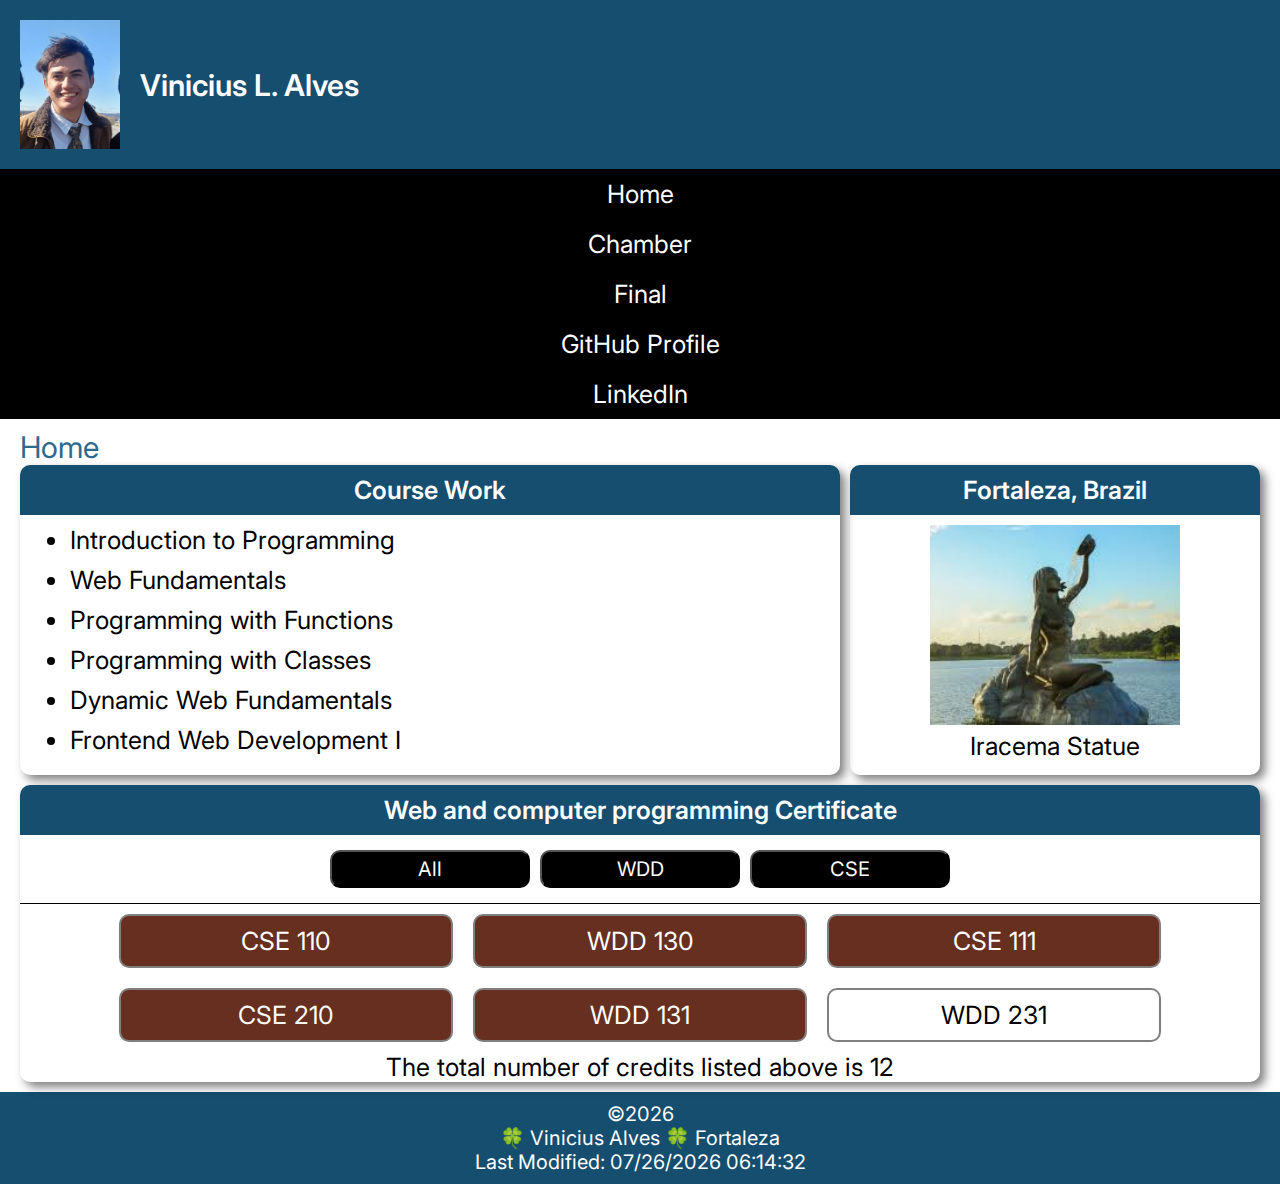
<file: index.html>
<!DOCTYPE html>
<html lang="en">
<head>
   <meta charset="UTF-8">
   <meta name="viewport" content="width=device-width, initial-scale=1.0">
   <title>Course Home Page - Vinicius Alves</title>
   <meta name="description" content="W01 Assignment: Course Home Page">
   <meta name="author" content="Vinicius Alves">
   <link rel="icon" href="./images/favicon.ico">

   <meta property="og:title" content="Course Home Page">
   <meta property="og:description" content="BYU Idaho WDD231 Course Home Page">
   <meta property="og:image" content="https://vicore123.github.io/wdd231/images/iracema.jpeg"/>
   <meta property="og:url" content="https://vicore123.github.io/wdd231/">
   
   <link rel="stylesheet" href="styles/small.css">
   <link rel="stylesheet" href="styles/large.css">
   <script defer src="scripts/navigation_bar.js"></script>
   <script defer src="scripts/getdates.js"></script>
   <script type="module" src="scripts/course_work.mjs"></script>
   <script type="module" src="scripts/display_course_modal.mjs"></script>


   <link rel="preconnect" href="https://fonts.googleapis.com">
   <link rel="preconnect" href="https://fonts.gstatic.com" crossorigin>
   <link href="https://fonts.googleapis.com/css2?family=Inter:ital,opsz,wght@0,14..32,100..900;1,14..32,100..900&display=swap" rel="stylesheet">
</head>
<body>
   <header>
      <div id="profile">
         <h1>Vinicius L. Alves</h1>
         <img src="images/vinicius-alves.jpg" alt="Profile picture">
      </div>
      <button id="menu-btn">☰</button>
      <nav id="menu">
         <ul>
            <li><a href="index.html">Home</a></li>
            <li><a href="chamber/index.html">Chamber</a></li>
            <li><a href="final/index.html">Final</a></li>
            <li><a href="https://github.com/Vicore123">GitHub Profile</a></li>
            <li><a href="https://www.linkedin.com/in/vinicius-alves-83614b303/">LinkedIn</a></li>
         </ul>
      </nav>
   </header>
   <main>
      <h2>Home</h2>
      <section class="window" id="course">
         <h3>Course Work</h3>
         <ul id="course-list"></ul>
      </section>
      <section class="window" id="city">
         <h3>Fortaleza, Brazil</h3>
         <figure>
            <img src="images/iracema.jpeg" alt="">
            <figcaption>Iracema Statue</figcaption>
         </figure>
      </section>
      <section class="window" id="certificate">
         <h3>Web and computer programming Certificate</h3>
         <div id="buttons">
            <button id="list_courses()">All</button>
            <button id="wdd_courses()">WDD</button>
            <button id="cse_courses()">CSE</button>
         </div>
         <div id="course-subject"></div>
         <dialog id="course-details"></dialog>  
      </section>
   </main>
   <footer>
      <p>&copy;<strong id="currentyear"></strong></p>
      <p>🍀 Vinicius Alves 🍀 Fortaleza</p>
      <p><strong id="lastModified"></strong></p>
   </footer>
</body>
</html>
</file>
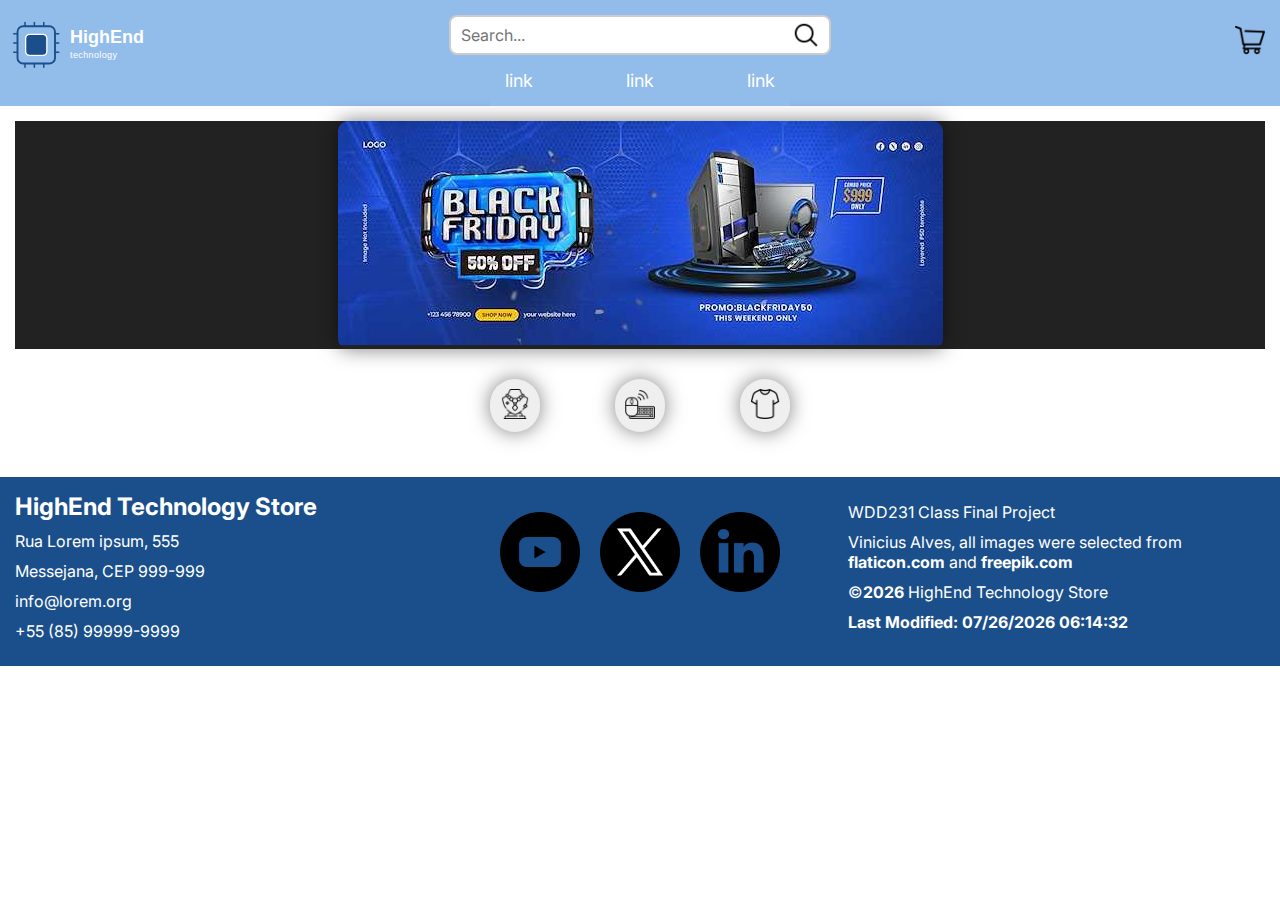
<file: final/index.html>
<!DOCTYPE html>
<html lang="en">
   <head>
      <meta charset="UTF-8" />
      <meta name="viewport" content="width=device-width, initial-scale=1.0" />
      <title>HighEnd Technology - Homepage</title>
      <meta name="description" content="HighEnd Technology Home Page" />
      <meta name="author" content="Vinicius Alves" />

      <meta property="og:title" content="HighEnd Technology - Home Page" />
      <meta property="og:description" content="The easiest way to build or update your setup is at HighEnd Technology" />
      <meta property="og:url" content="https://vicore123.github.io/wdd231/final/index.html" />

      <link rel="preconnect" href="https://fonts.googleapis.com" />
      <link rel="preconnect" href="https://fonts.gstatic.com" crossorigin />
      <link href="https://fonts.googleapis.com/css2?family=Inter:wght@100..900&display=swap" rel="stylesheet" />

      <link rel="stylesheet" href="styles/small.css" />
      <link rel="stylesheet" href="styles/large.css" />

      <script src="./scripts/cart.js" defer></script>
      <script src="./scripts/menu.js" defer></script>
      <script src="./scripts/getdates.js" defer></script>
      <script src="./scripts/banner.js" defer></script>
      <script type="module" src="./scripts/highlights.mjs"></script>
   </head>
   <body>
      <header>
         <div id="header">
            <a href="../final/index.html">
               <img src="images/logo.svg" alt="logo" id="logo" />
            </a>

            <button id="menu-button">☰</button>

            <form action="/">
               <div class="input-container">
                  <input type="text" name="search" placeholder="Search..." />
                  <button type="submit">
                     <img src="images/icons/search.png" alt="search icon" id="search" />
                  </button>
               </div>
            </form>

            <button id="openCartBtn">
               <img src="./images/icons/cart.png" alt="cart" id="cartImg" />
            </button>
         </div>

         <div id="menu">
            <a href="" class="menu-items">link</a>
            <a href="" class="menu-items">link</a>
            <a href="" class="menu-items">link</a>
         </div>
      </header>

      <main>
         <div id="banner-container">
            <div class="banner">
               <img id="banner-img" src="./images/banner1.jpeg" alt="Banner" />
            </div>
         </div>

         <div id="department-links">
            <button class="button" id="jewelery-button">
               <img src="./images/icons/jewelery.png" alt="Jewelery" />
            </button>
            <button class="button" id="eletronics-button">
               <img src="./images/icons/mouse.png" alt="eletronics button" />
            </button>
            <button class="button" id="clothing-button">
               <img src="./images/icons/shirt.png" alt="clothing" />
            </button>
         </div>

         <form action='../final/product.html' id="highlights"></form>
         
      </main>

      <footer>
         <div>
            <h2>HighEnd Technology Store</h2>
            <p>Rua Lorem ipsum, 555</p>
            <p>Messejana, CEP 999-999</p>
            <p>info@lorem.org</p>
            <p>+55 (85) 99999-9999</p>
         </div>
         <div id="social-media">
            <img src="images/youtube.png" alt="YouTube link" />
            <img src="images/twitter.png" alt="Twitter link" />
            <img src="images/linkedin.png" alt="LinkedIn link" />
         </div>
         <div>
            <p>WDD231 Class Final Project</p>
            <p>
               Vinicius Alves, all images were selected from
               <a href="https://www.flaticon.com/">flaticon.com</a> and
               <a href="https://www.freepik.com/">freepik.com</a>
            </p>
            <p>&copy;<strong id="currentyear"></strong> HighEnd Technology Store</p>
            <p><strong id="lastModified"></strong></p>
         </div>
      </footer>

      <div id="cart" class="cart">
         <button id="closeCartBtn">✖</button>
         <h2>Your Cart</h2>
      </div>
   </body>
</html>
</file>
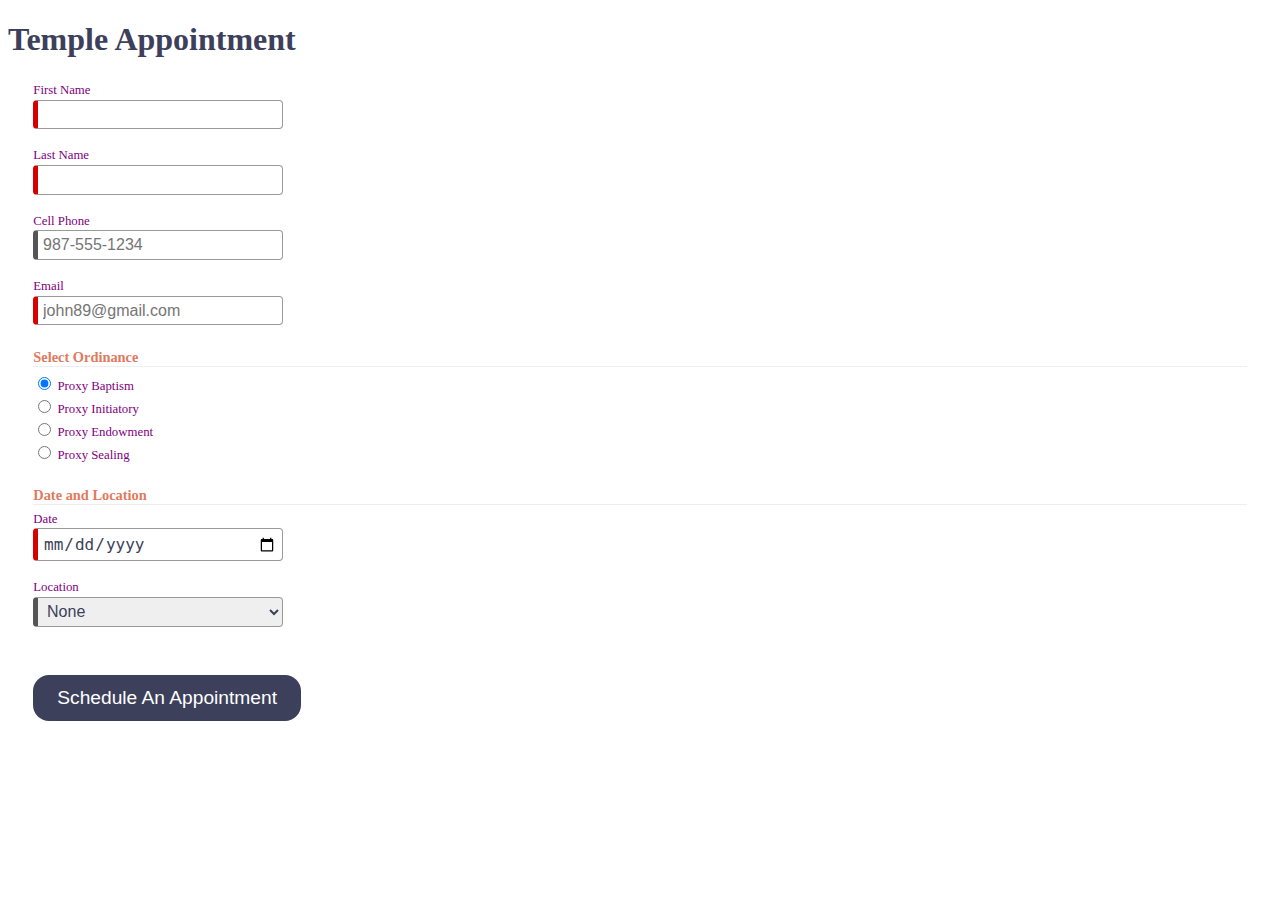
<file: URLSearchParams/index.html>
<!DOCTYPE html>
<html lang="en">

<head>
  <meta charset="UTF-8">
  <meta name="viewport" content="width=device-width, initial-scale=1.0">
  <meta name="description" content="Web Lab Start File">
  <meta name="author" content="Paul Cheney">

  <link rel="stylesheet" href="styles/small.css">
  <link rel="stylesheet" href="styles/large.css">

  <title>Web Lab Start File</title>
</head>

<body>

  <main>
    <h1>Temple Appointment</h1>

    <form method="GET" action="thanks.html" class="designOne">
      <label>First Name <input type="text" name="first" required autocomplete="given-name" title="Your First Name"></label>
        <label>Last Name <input type="text" name="last" required autocomplete="family-name" title="Your Last Name"></label>
        <label>Cell Phone <input type="tel" name="phone"  autocomplete="tel" title="A Phone Number with dashes" placeholder="987-555-1234" ></label>
        <label>Email <input type="email" name="email" required placeholder="john89@gmail.com"  title="Your Email" autocomplete="email"></label>
  

        <h3>Select Ordinance</h3>
        <label><input type="radio" name="ordinance" value="Baptism" checked> Proxy Baptism</label>
        <label><input type="radio" name="ordinance" value="Initiatory"> Proxy Initiatory</label>
        <label><input type="radio" name="ordinance" value="Endowment"> Proxy Endowment</label>
        <label><input type="radio" name="ordinance" value="Sealing"> Proxy Sealing</label>

        
        <h3>Date and Location</h3>
        <label>Date <input type="date" name="date" required></label>

        <label>Location
          <select name="location" required>
            <option value="">None</option>
            <option value="Payson">Payson</option>
            <option value="Orem">Orem</option>
            <option value="Provo City Center">Provo City Center</option>
        </label>

        <input type="submit" value="Schedule An Appointment">
    </form>

    
  </main>

</body>
</html>
</file>
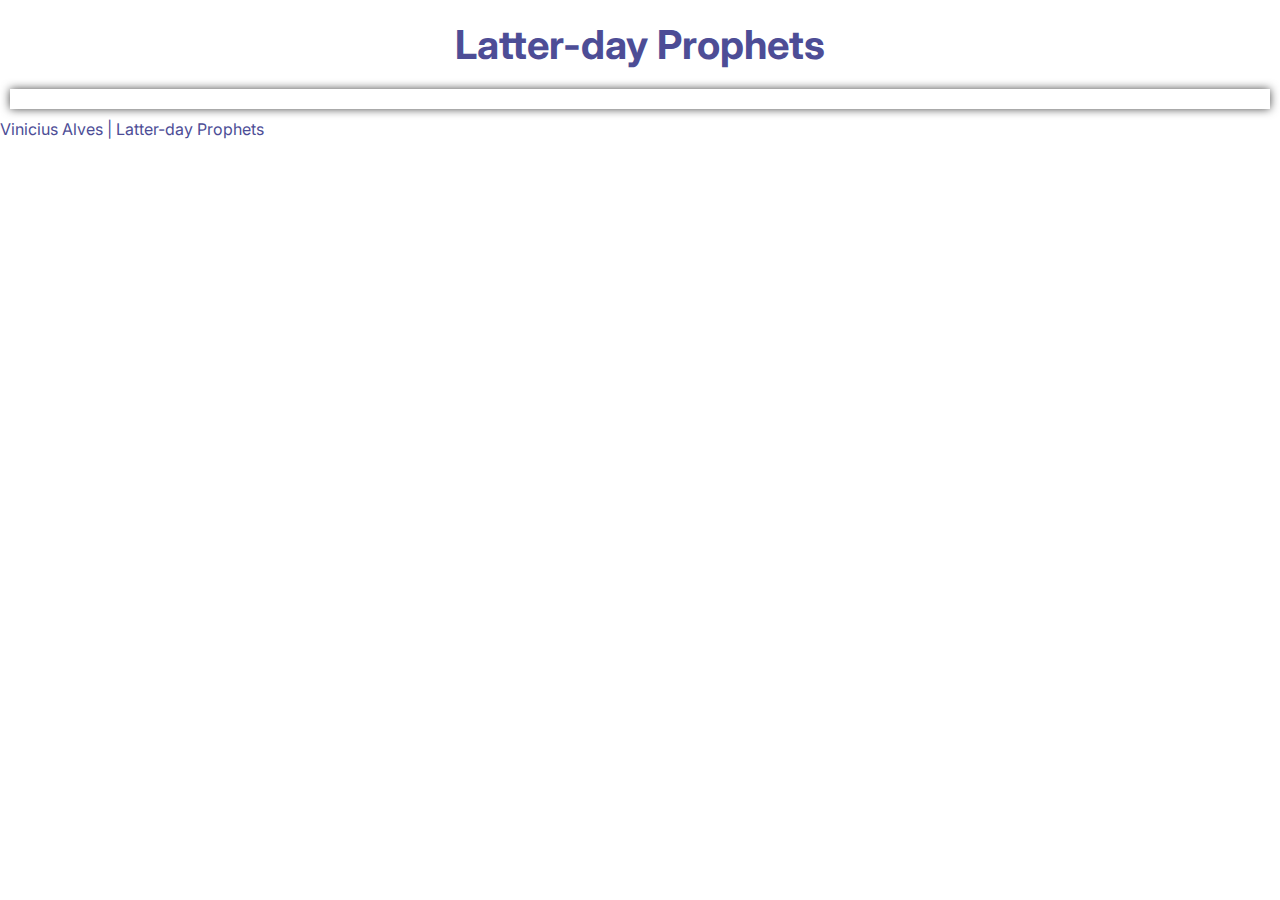
<file: prophets.html>
<!DOCTYPE html>
<html lang="en">
<head>
   <meta charset="UTF-8">
   <meta name="viewport" content="width=device-width, initial-scale=1.0">
   <title>W02 Learning Activity: The Fetch API - Vinicius Alves</title>
   <meta name="description" content="W02 Assignment: Prophets API Learning Activity">
   <meta name="author" content="Vinicius Alves">
   <!-- <link rel="icon" href=".ico"> -->

   <!-- <meta property="og:title" content="Course Home Page">
   <meta property="og:description" content="BYU Idaho WDD231 Course Home Page">
   <meta property="og:image" content="https://s2-g1.glbimg.com/SuQmBukT3pNX5aAIMgKpRXT7cMw=/0x0:1280x853/984x0/smart/filters:strip_icc()/i.s3.glbimg.com/v1/AUTH_59edd422c0c84a879bd37670ae4f538a/internal_photos/bs/2022/M/5/CzDh7KR3ayXE9C1CENfQ/planta-nasceu-em-cuia-de-estatua-de-iracema-em-fortaleza.jpeg"/>
   <meta property="og:url" content="https://vicore123.github.io/wdd231/"> -->
   
   <link rel="stylesheet" href="styles/prophets.css">
   <script defer src="scripts/prophets.js"></script>

   <link rel="preconnect" href="https://fonts.googleapis.com">
   <link rel="preconnect" href="https://fonts.gstatic.com" crossorigin>
   <link href="https://fonts.googleapis.com/css2?family=Inter:ital,opsz,wght@0,14..32,100..900;1,14..32,100..900&display=swap" rel="stylesheet">
</head>
<body>
   <header>
      <h1>Latter-day Prophets</h1>
   </header>
   <main>
      <div id="cards"></div>
   </main>
   <footer>
      Vinicius Alves | Latter-day Prophets
   </footer>
</body>
</file>
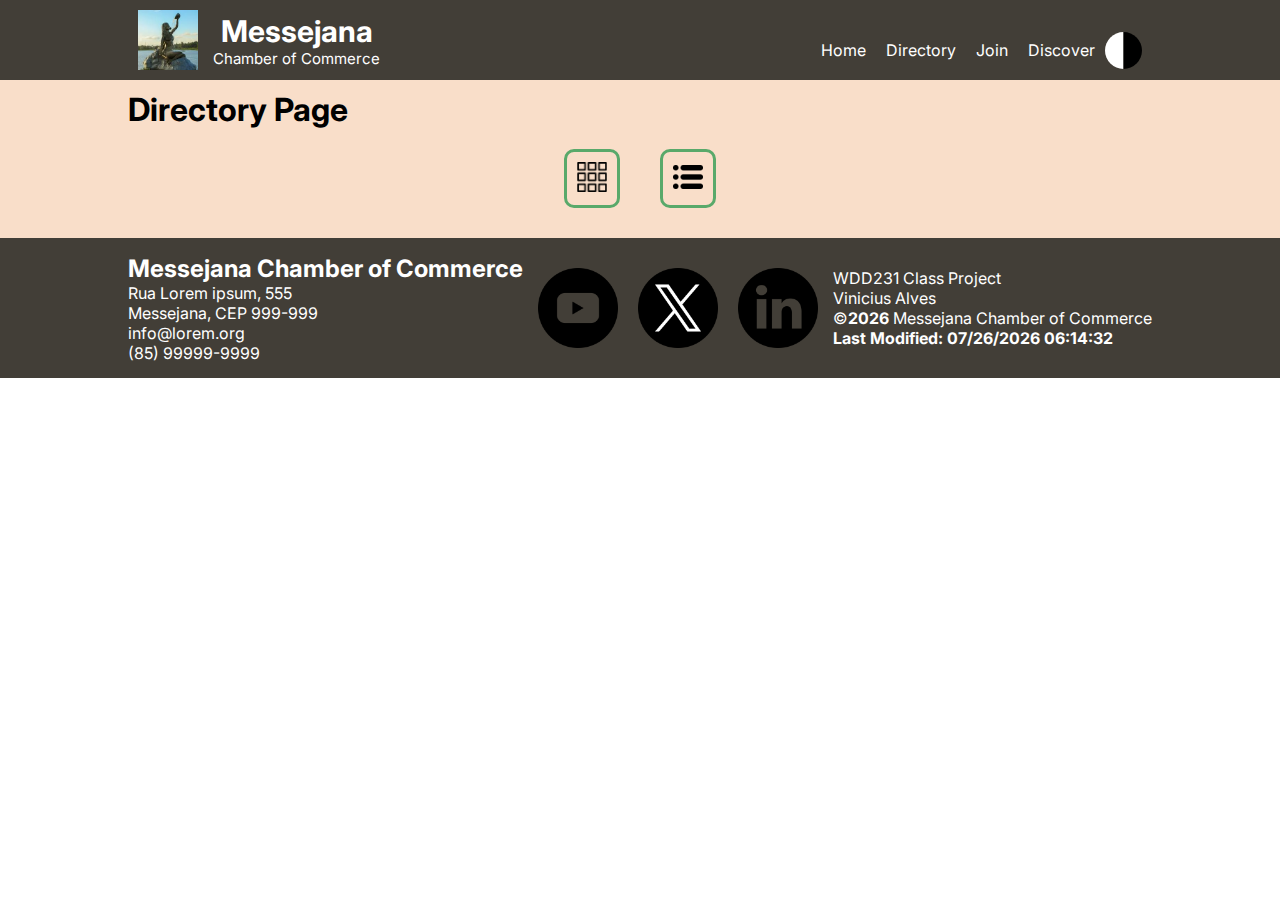
<file: chamber/directory.html>
<!DOCTYPE html>
<html lang="en">
<head>
   <meta charset="UTF-8">
   <meta name="viewport" content="width=device-width, initial-scale=1.0">
   <title>Directory Page - Vinicius Alves</title>
   <meta name="description" content="Messejana Chamber Directory Page">
   <meta name="author" content="Vinicius Alves">
   <link rel="icon" href="images/favicon.ico">

   <meta property="og:title" content="Chamber Directory Page">
   <meta property="og:description" content="Chamber of commerce for Messejana region">
   <meta property="og:image" content="https://raw.githubusercontent.com/Vicore123/wdd231/refs/heads/main/images/favicon.ico"/>
   <meta property="og:url" content="https://vicore123.github.io/wdd231/chamber">  
   
   <link rel="stylesheet" href="styles/small.css">
   <link rel="stylesheet" href="styles/large.css">
   <script defer src="scripts/navigation_bar.js"></script>
   <script defer src="scripts/getdates.js"></script>
   <script defer src="scripts/members.js"></script>

   <link rel="preconnect" href="https://fonts.googleapis.com">
   <link rel="preconnect" href="https://fonts.gstatic.com" crossorigin>
   <link href="https://fonts.googleapis.com/css2?family=Inter:ital,opsz,wght@0,14..32,100..900;1,14..32,100..900&display=swap" rel="stylesheet">
</head>
<body>
   <header>
      <div id="header">
         <img src="images/iracema.jpeg" alt="Iracema Statue" id="iracema">
         <div id="messejana">
            <h2>Messejana</h2>
            <p>Chamber of Commerce</p>
         </div>
      </div>
      <button id="menu-btn">☰</button>
      <nav id="menu">
         <ul>
            <li><a href="#">Home</a></li>
            <li><a href="#">Directory</a></li>
            <li><a href="#">Join</a></li>
            <li><a href="#">Discover</a></li>
         </ul>
         <img src="images/circle.svg" alt="theme changer button" id="theme-button">
      </nav>
   </header>
   <main>
      <h1 id="title">Directory Page</h1>
      <div id="view-buttons-container">
         <button id="grid-button" class="view-buttons"><img src="images/grid.png" alt="grid view button"></button>
         <button id="list-button" class="view-buttons"><img src="images/list.png" alt="list view button"></button>
      </div>
      <div id="companies" class="grid"></div>
   </main>
   <footer>
      <div>
         <h2>Messejana Chamber of Commerce</h2>
         <p>Rua Lorem ipsum, 555</p>
         <p>Messejana, CEP 999-999</p>
         <p>info@lorem.org</p>
         <p>(85) 99999-9999</p>         
      </div>
      <div id="social-media">
         <img src="images/youtube.png" alt="YouTube link">
         <img src="images/twitter.png" alt="">
         <img src="images/linkedin.png" alt="">
      </div>
      <div>
         <p>WDD231 Class Project</p>
         <p>Vinicius Alves</p>
         <p>&copy;<strong id="currentyear"></strong> Messejana Chamber of Commerce</p>
         <p><strong id="lastModified"></strong></p>
      </div>
   </footer>
</body>
</html>
</file>
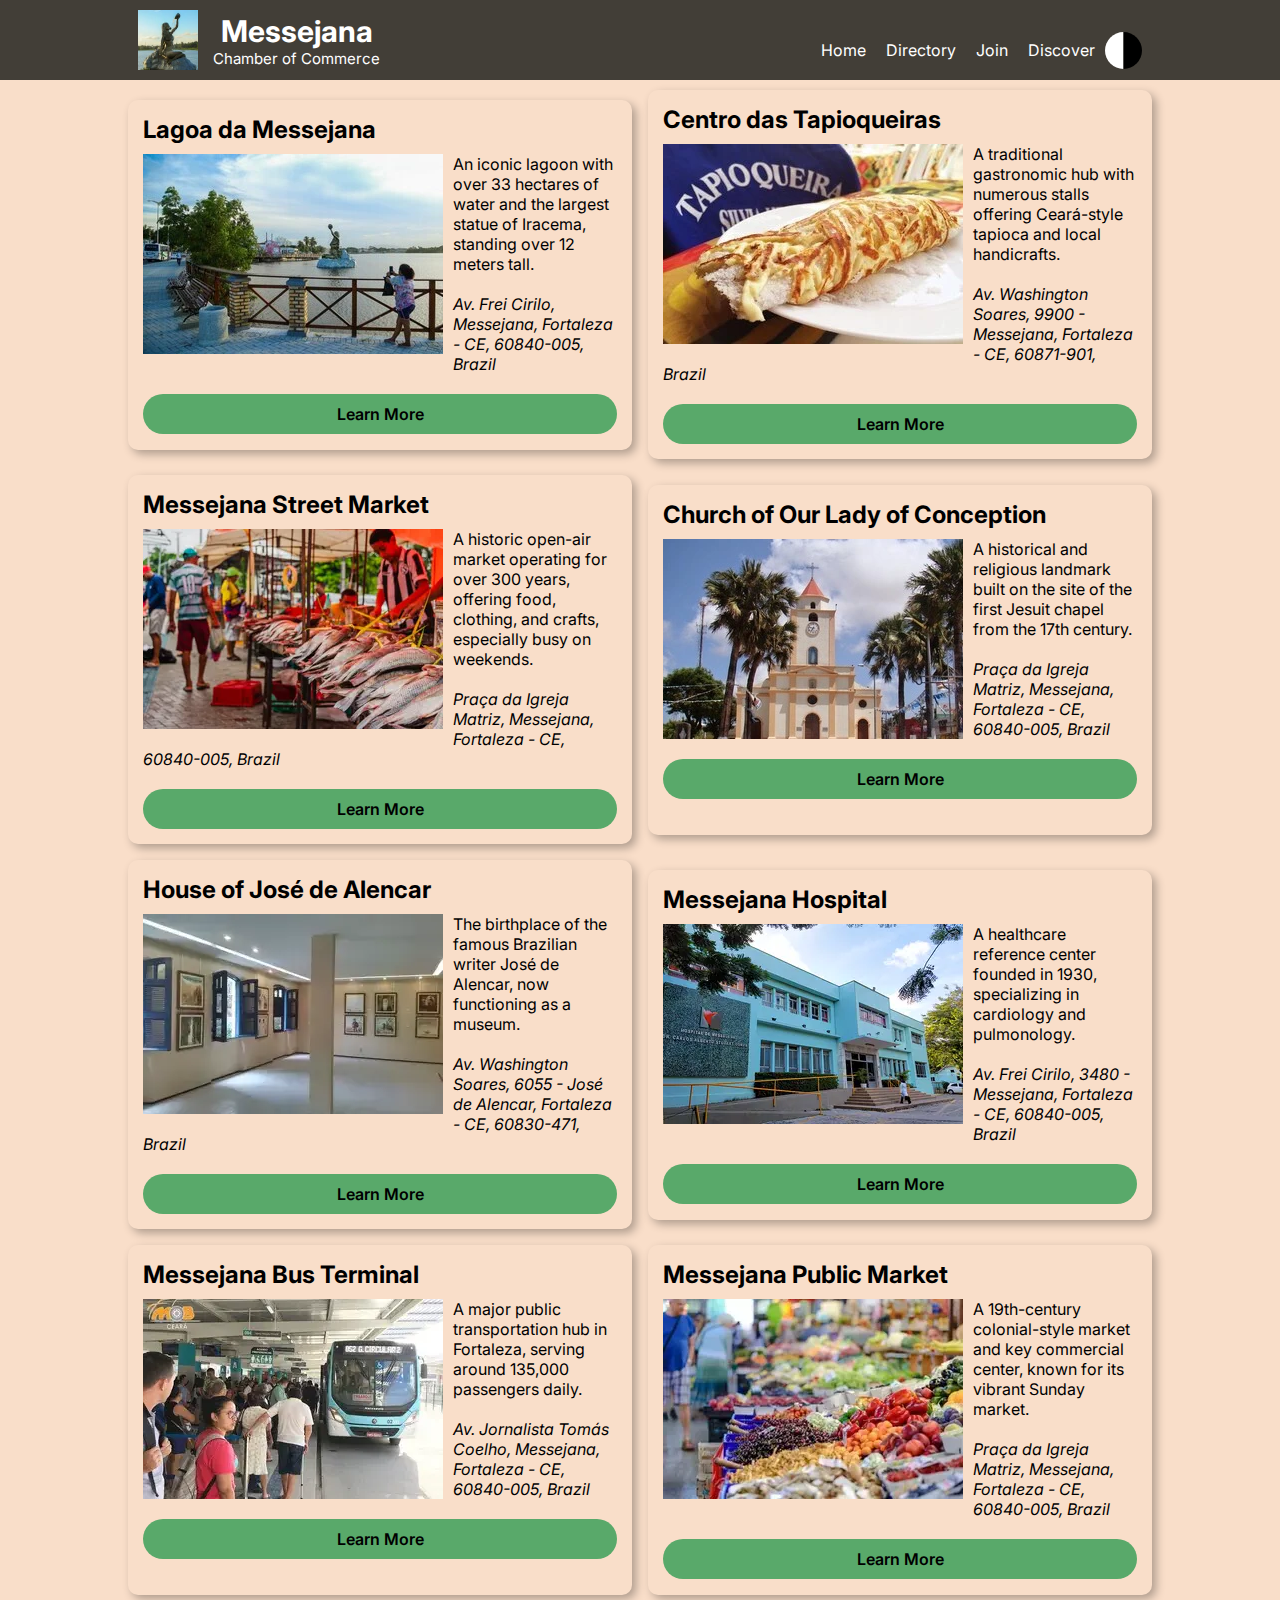
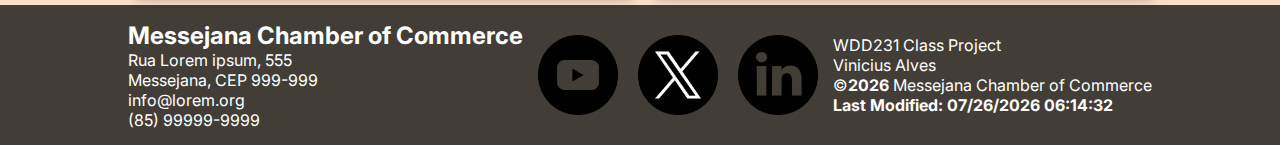
<file: chamber/discover.html>
<!DOCTYPE html>
<html lang="en">
<head>
   <meta charset="UTF-8">
   <meta name="viewport" content="width=device-width, initial-scale=1.0">
   <title>Messejana Chamber of Commerce - Discover Page</title>
   <meta name="description" content="Welcome to the official home page of the Messejana Chamber of Commerce. Supporting local businesses and community growth.">
   <meta name="author" content="Vinicius Alves">
   <link rel="icon" href="images/favicon.ico">

   <meta property="og:title" content="Messejana Chamber - Discover">
   <meta property="og:description" content="Official site of the Messejana Chamber of Commerce. Learn, connect, and grow with us.">
   <meta property="og:image" content="https://raw.githubusercontent.com/Vicore123/wdd231/refs/heads/main/images/favicon.ico"/>
   <meta property="og:url" content="https://vicore123.github.io/wdd231/chamber">  
   
   <link rel="stylesheet" href="styles/small.css">
   <link rel="stylesheet" href="styles/large.css">
   <link rel="stylesheet" href="styles/discover-small.css">
   <link rel="stylesheet" href="styles/discover-large.css">

   <script defer src="scripts/navigation_bar.js"></script>
   <script defer src="scripts/getdates.js"></script>
   <script defer src="scripts/discover.js"></script>

   <link rel="preconnect" href="https://fonts.googleapis.com">
   <link rel="preconnect" href="https://fonts.gstatic.com" crossorigin>
   <link href="https://fonts.googleapis.com/css2?family=Inter:ital,opsz,wght@0,14..32,100..900;1,14..32,100..900&display=swap" rel="stylesheet">
</head>
<body>
   <header>
      <div id="header">
         <img src="images/iracema.jpeg" alt="Iracema Statue" id="iracema">
         <div id="messejana">
            <h2>Messejana</h2>
            <p>Chamber of Commerce</p>
         </div>
      </div>
      <button id="menu-btn">☰</button>
      <nav id="menu">
         <ul>
            <li><a href="index.html" class="active">Home</a></li>
            <li><a href="directory.html">Directory</a></li>
            <li><a href="join.html">Join</a></li>
            <li><a href="#">Discover</a></li>
         </ul>
         <img src="images/circle.svg" alt="theme changer button" id="theme-button">
      </nav>
   </header>
   <main>
      <section id="cards"></section>
   </main>
   <footer>
      <div>
         <h2>Messejana Chamber of Commerce</h2>
         <p>Rua Lorem ipsum, 555</p>
         <p>Messejana, CEP 999-999</p>
         <p>info@lorem.org</p>
         <p>(85) 99999-9999</p>         
      </div>
      <div id="social-media">
         <img src="images/youtube.png" alt="YouTube link">
         <img src="images/twitter.png" alt="Twitter link">
         <img src="images/linkedin.png" alt="LinkedIn link">
      </div>
      <div>
         <p>WDD231 Class Project</p>
         <p>Vinicius Alves</p>
         <p>&copy;<strong id="currentyear"></strong> Messejana Chamber of Commerce</p>
         <p><strong id="lastModified"></strong></p>
      </div>
   </footer>
</body>
</html>
</file>
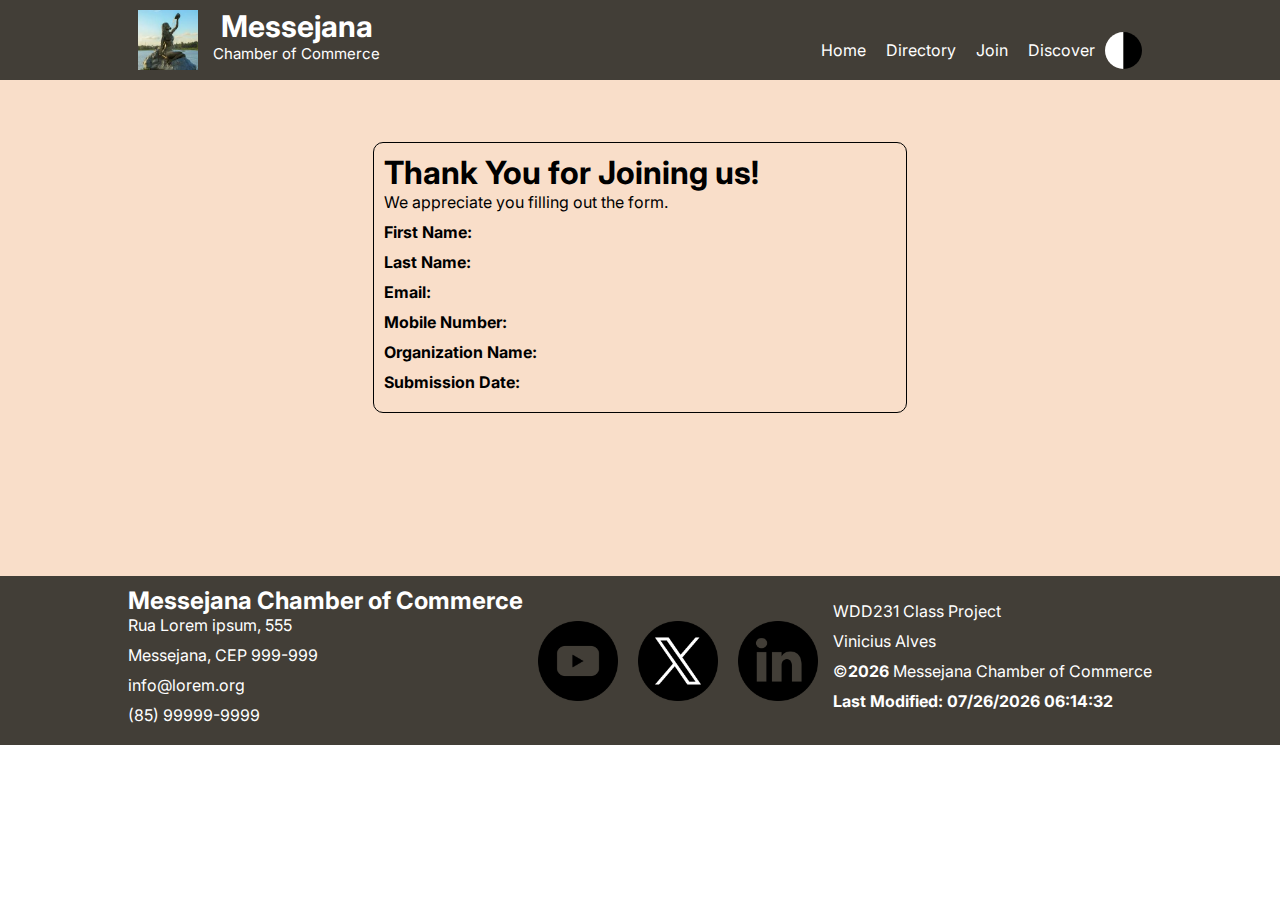
<file: chamber/thankyou.html>
<!DOCTYPE html>
<html lang="en">
<head>
   <meta charset="UTF-8">
   <meta name="viewport" content="width=device-width, initial-scale=1.0">
   <title>Messejana Chamber of Commerce - Home Page</title>
   <meta name="description" content="Welcome to the official home page of the Messejana Chamber of Commerce. Supporting local businesses and community growth.">
   <meta name="author" content="Vinicius Alves">
   <link rel="icon" href="images/favicon.ico">

   <meta property="og:title" content="Messejana Chamber - Thank you">
   <meta property="og:description" content="Official site of the Messejana Chamber of Commerce. Learn, connect, and grow with us.">
   <meta property="og:image" content="https://raw.githubusercontent.com/Vicore123/wdd231/refs/heads/main/images/favicon.ico"/>
   <meta property="og:url" content="https://vicore123.github.io/wdd231/chamber">  
   
   <link rel="stylesheet" href="styles/small.css">
   <link rel="stylesheet" href="styles/large.css">
   <link rel="stylesheet" href="styles/thankyou.css">

   <script defer src="scripts/navigation_bar.js"></script>
   <script defer src="scripts/getdates.js"></script>
   <script defer src="scripts/getQueryParam.js"></script>

   <link rel="preconnect" href="https://fonts.googleapis.com">
   <link rel="preconnect" href="https://fonts.gstatic.com" crossorigin>
   <link href="https://fonts.googleapis.com/css2?family=Inter:ital,opsz,wght@0,14..32,100..900;1,14..32,100..900&display=swap" rel="stylesheet">
</head>
<body>
   <header>
      <div id="header">
         <img src="images/iracema.jpeg" alt="Iracema Statue" id="iracema">
         <div id="messejana">
            <h2>Messejana</h2>
            <p>Chamber of Commerce</p>
         </div>
      </div>
      <button id="menu-btn">☰</button>
      <nav id="menu">
         <ul>
            <li><a href="index.html" class="active">Home</a></li>
            <li><a href="directory.html">Directory</a></li>
            <li><a href="join.html">Join</a></li>
            <li><a href="discover.html">Discover</a></li>
         </ul>
         <img src="images/circle.svg" alt="theme changer button" id="theme-button">
      </nav>
   </header>
   <main>
      
  <div class="thank-you-container">
   <h1>Thank You for Joining us!</h1>
   <p>We appreciate you filling out the form.</p>

   <div class="info">
      <p><strong>First Name:</strong> <span id="first-name"></span></p>
      <p><strong>Last Name:</strong> <span id="last-name"></span></p>
      <p><strong>Email:</strong> <span id="email"></span></p>
      <p><strong>Mobile Number:</strong> <span id="mobile"></span></p>
      <p><strong>Organization Name:</strong> <span id="organization"></span></p>
      <p><strong>Submission Date:</strong> <span id="timestamp"></span></p>
   </div>
  </div>
   </main>
   <footer>
      <div>
         <h2>Messejana Chamber of Commerce</h2>
         <p>Rua Lorem ipsum, 555</p>
         <p>Messejana, CEP 999-999</p>
         <p>info@lorem.org</p>
         <p>(85) 99999-9999</p>         
      </div>
      <div id="social-media">
         <img src="images/youtube.png" alt="YouTube link">
         <img src="images/twitter.png" alt="Twitter link">
         <img src="images/linkedin.png" alt="LinkedIn link">
      </div>
      <div>
         <p>WDD231 Class Project</p>
         <p>Vinicius Alves</p>
         <p>&copy;<strong id="currentyear"></strong> Messejana Chamber of Commerce</p>
         <p><strong id="lastModified"></strong></p>
      </div>
   </footer>
</body>
</html>
</file>
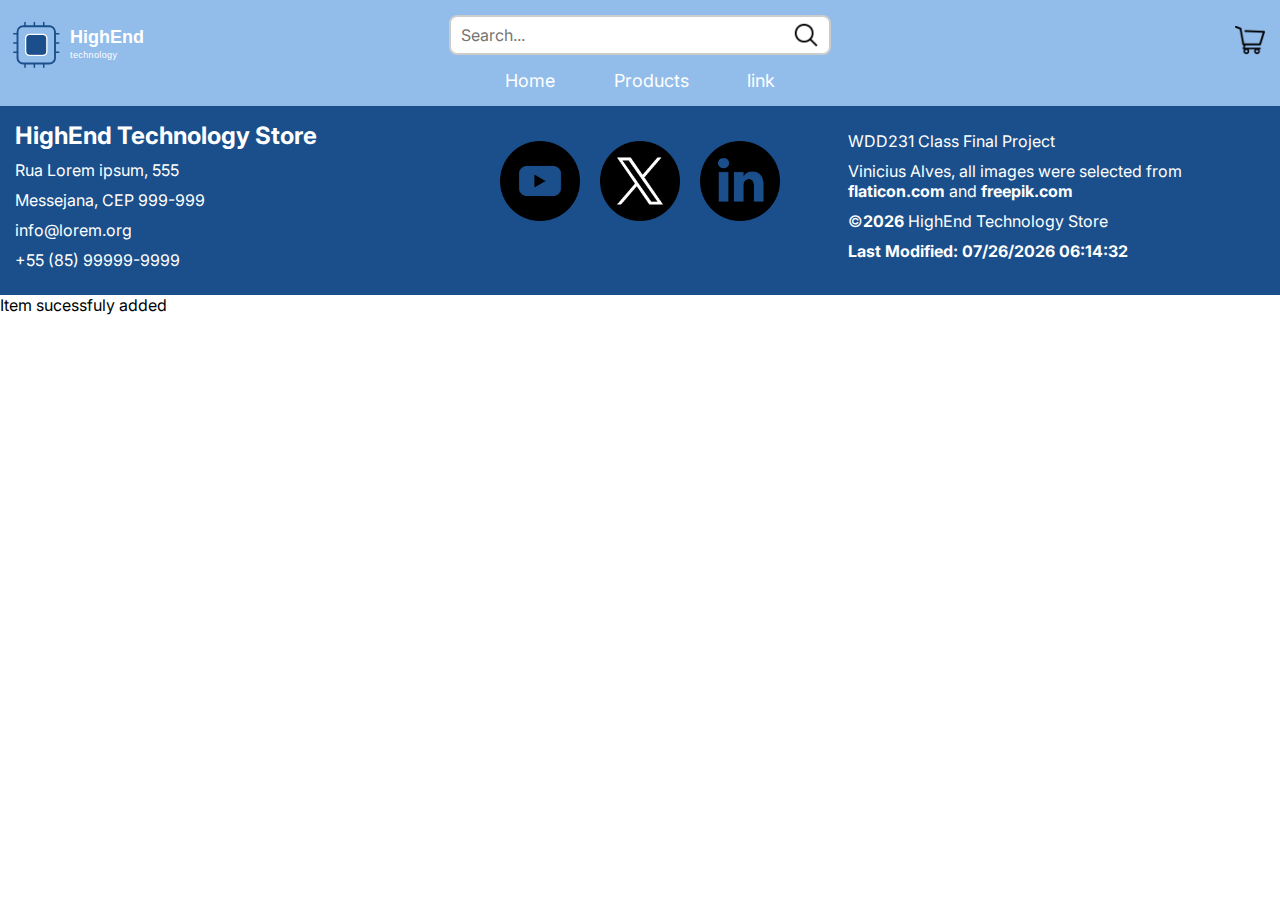
<file: final/department.html>
<!DOCTYPE html>
<html lang="en">
   <head>
      <meta charset="UTF-8">
      <meta name="viewport" content="width=device-width, initial-scale=1.0" />
      <title>HighEnd Technology - Homepage</title>
      <meta name="description" content="HighEnd Technology Home Page">
      <meta name="author" content="Vinicius Alves">

      <meta property="og:title" content="HighEnd Technology - Home Page">
      <meta property="og:description" content="The easiest way to build or update your setup is at HighEnd Technology">
      <meta property="og:url" content="https://vicore123.github.io/wdd231/final/index.html">

      <link rel="icon" href="../final/images/icons/favicon.ico">
      <link rel="preconnect" href="https://fonts.googleapis.com">
      <link rel="preconnect" href="https://fonts.gstatic.com" crossorigin>
      <link href="https://fonts.googleapis.com/css2?family=Inter:wght@100..900&display=swap" rel="stylesheet">

      <link rel="stylesheet" href="styles/small.css">
      <link rel="stylesheet" href="styles/large.css">
      <link rel="stylesheet" href="styles/department-small.css">
      <link rel="stylesheet" href="styles/department-large.css">

      <script type="module" src="./scripts/cart.mjs"></script>
      <script src="./scripts/menu.js" defer></script>
      <script src="./scripts/getdates.js" defer></script>
      <script type="module" src="./scripts/department.mjs"></script>
   </head>
   <body>
      <header>
         <div id="header">
            <a href="../final/index.html">
               <img src="images/logo.svg" alt="logo" id="logo" />
            </a>

            <button id="menu-button">☰</button>

            <form action="/">
               <div class="input-container">
                  <input type="text" name="search" placeholder="Search..." />
                  <button type="submit">
                     <img src="images/icons/search.png" alt="search icon" id="search" />
                  </button>
               </div>
            </form>

            <button id="openCartBtn">
               <img src="./images/icons/cart.png" alt="cart" id="cartImg" />
            </button>
         </div>

         <div id="menu">
            <a href="../final/index.html" class="menu-items">Home</a>
            <a href="../final/department.html?department=all" class="menu-items">Products</a>
            <a href="" class="menu-items">link</a>
         </div>
      </header>

      <main>
         <form action="../final/product.html" id="department"></form>
      </main>

      <footer>
         <div>
            <h2>HighEnd Technology Store</h2>
            <p>Rua Lorem ipsum, 555</p>
            <p>Messejana, CEP 999-999</p>
            <p>info@lorem.org</p>
            <p>+55 (85) 99999-9999</p>
         </div>
         <div id="social-media">
            <img src="images/youtube.png" alt="YouTube link" />
            <img src="images/twitter.png" alt="Twitter link" />
            <img src="images/linkedin.png" alt="LinkedIn link" />
         </div>
         <div>
            <p>WDD231 Class Final Project</p>
            <p>
               Vinicius Alves, all images were selected from
               <a href="https://www.flaticon.com/">flaticon.com</a> and
               <a href="https://www.freepik.com/">freepik.com</a>
            </p>
            <p>&copy;<strong id="currentyear"></strong> HighEnd Technology Store</p>
            <p><strong id="lastModified"></strong></p>
         </div>
      </footer>

      <div id="cart" class="cart">
         <button id="closeCartBtn">✖</button>
         <h2>Your Cart</h2>
         <div id="cart-content"></div>
      </div>
      <div id="cart-success-modal" class="cart-success-hidden">
         Item sucessfuly added
      </div>
   </body>
</html>
</file>
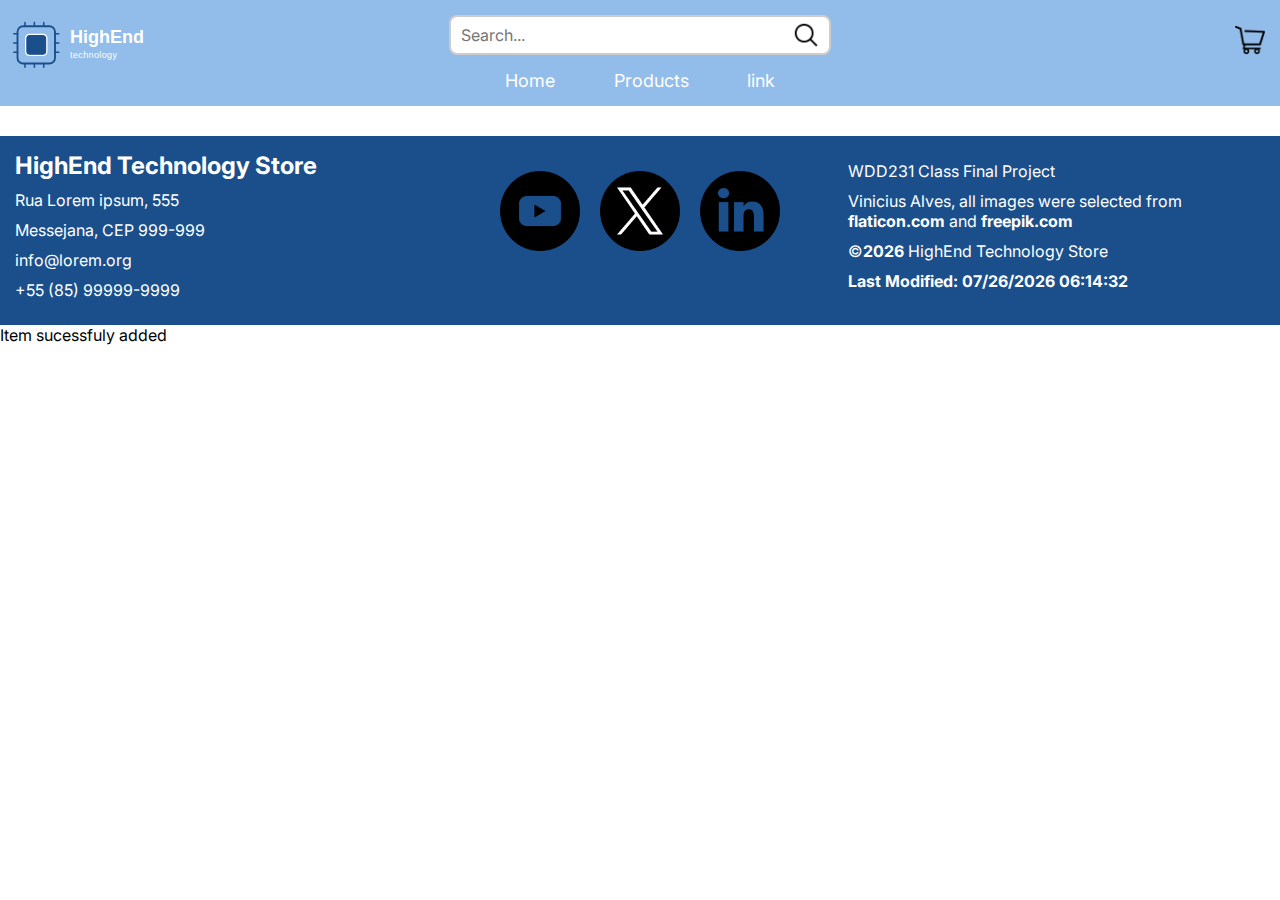
<file: final/product.html>
<!DOCTYPE html>
<html lang="en">
   <head>
      <meta charset="UTF-8">
      <meta name="viewport" content="width=device-width, initial-scale=1.0" />
      <title>HighEnd Technology - Homepage</title>
      <meta name="description" content="HighEnd Technology Home Page">
      <meta name="author" content="Vinicius Alves">

      <meta property="og:title" content="HighEnd Technology - Home Page">
      <meta property="og:description" content="The easiest way to build or update your setup is at HighEnd Technology">
      <meta property="og:url" content="https://vicore123.github.io/wdd231/final/index.html">

      <link rel="preconnect" href="https://fonts.googleapis.com">
      <link rel="preconnect" href="https://fonts.gstatic.com" crossorigin>
      <link href="https://fonts.googleapis.com/css2?family=Inter:wght@100..900&display=swap" rel="stylesheet">

      <link rel="stylesheet" href="styles/small.css">
      <link rel="stylesheet" href="styles/large.css">
      <link rel="stylesheet" href="styles/product-small.css">
      <link rel="stylesheet" href="styles/product-large.css">

      <script type="module" src="./scripts/cart.mjs"></script>
      <script src="./scripts/menu.js" defer></script>
      <script src="./scripts/getdates.js" defer></script>
      <script type="module" src="./scripts/product.mjs"></script>
   </head>
   <body>
      <header>
         <div id="header">
            <a href="../final/index.html">
               <img src="images/logo.svg" alt="logo" id="logo" />
            </a>

            <button id="menu-button">☰</button>

            <form action="/">
               <div class="input-container">
                  <input type="text" name="search" placeholder="Search..." />
                  <button type="submit">
                     <img src="images/icons/search.png" alt="search icon" id="search" />
                  </button>
               </div>
            </form>

            <button id="openCartBtn">
               <img src="./images/icons/cart.png" alt="cart" id="cartImg" />
            </button>
         </div>

         <div id="menu">
            <a href="../final/index.html" class="menu-items">Home</a>
            <a href="../final/department.html?department=all" class="menu-items">Products</a>
            <a href="" class="menu-items">link</a>
         </div>
      </header>

      <main>
         <div id="item"></div>
         <form action='../final/product.html' id="highlights"></form>

         <form action=""></form>
      </main>
      
      <footer>
         <div>
            <h2>HighEnd Technology Store</h2>
            <p>Rua Lorem ipsum, 555</p>
            <p>Messejana, CEP 999-999</p>
            <p>info@lorem.org</p>
            <p>+55 (85) 99999-9999</p>
         </div>
         <div id="social-media">
            <img src="images/youtube.png" alt="YouTube link" />
            <img src="images/twitter.png" alt="Twitter link" />
            <img src="images/linkedin.png" alt="LinkedIn link" />
         </div>
         <div>
            <p>WDD231 Class Final Project</p>
            <p>
               Vinicius Alves, all images were selected from
               <a href="https://www.flaticon.com/">flaticon.com</a> and
               <a href="https://www.freepik.com/">freepik.com</a>
            </p>
            <p>&copy;<strong id="currentyear"></strong> HighEnd Technology Store</p>
            <p><strong id="lastModified"></strong></p>
         </div>
      </footer>

      <div id="cart" class="cart">
         <button id="closeCartBtn">✖</button>
         <h2>Your Cart</h2>
         <div id="cart-content"></div>
      </div>
      <div id="cart-success-modal" class="cart-success-hidden">
         Item sucessfuly added
      </div>
   </body>
</html>
</file>
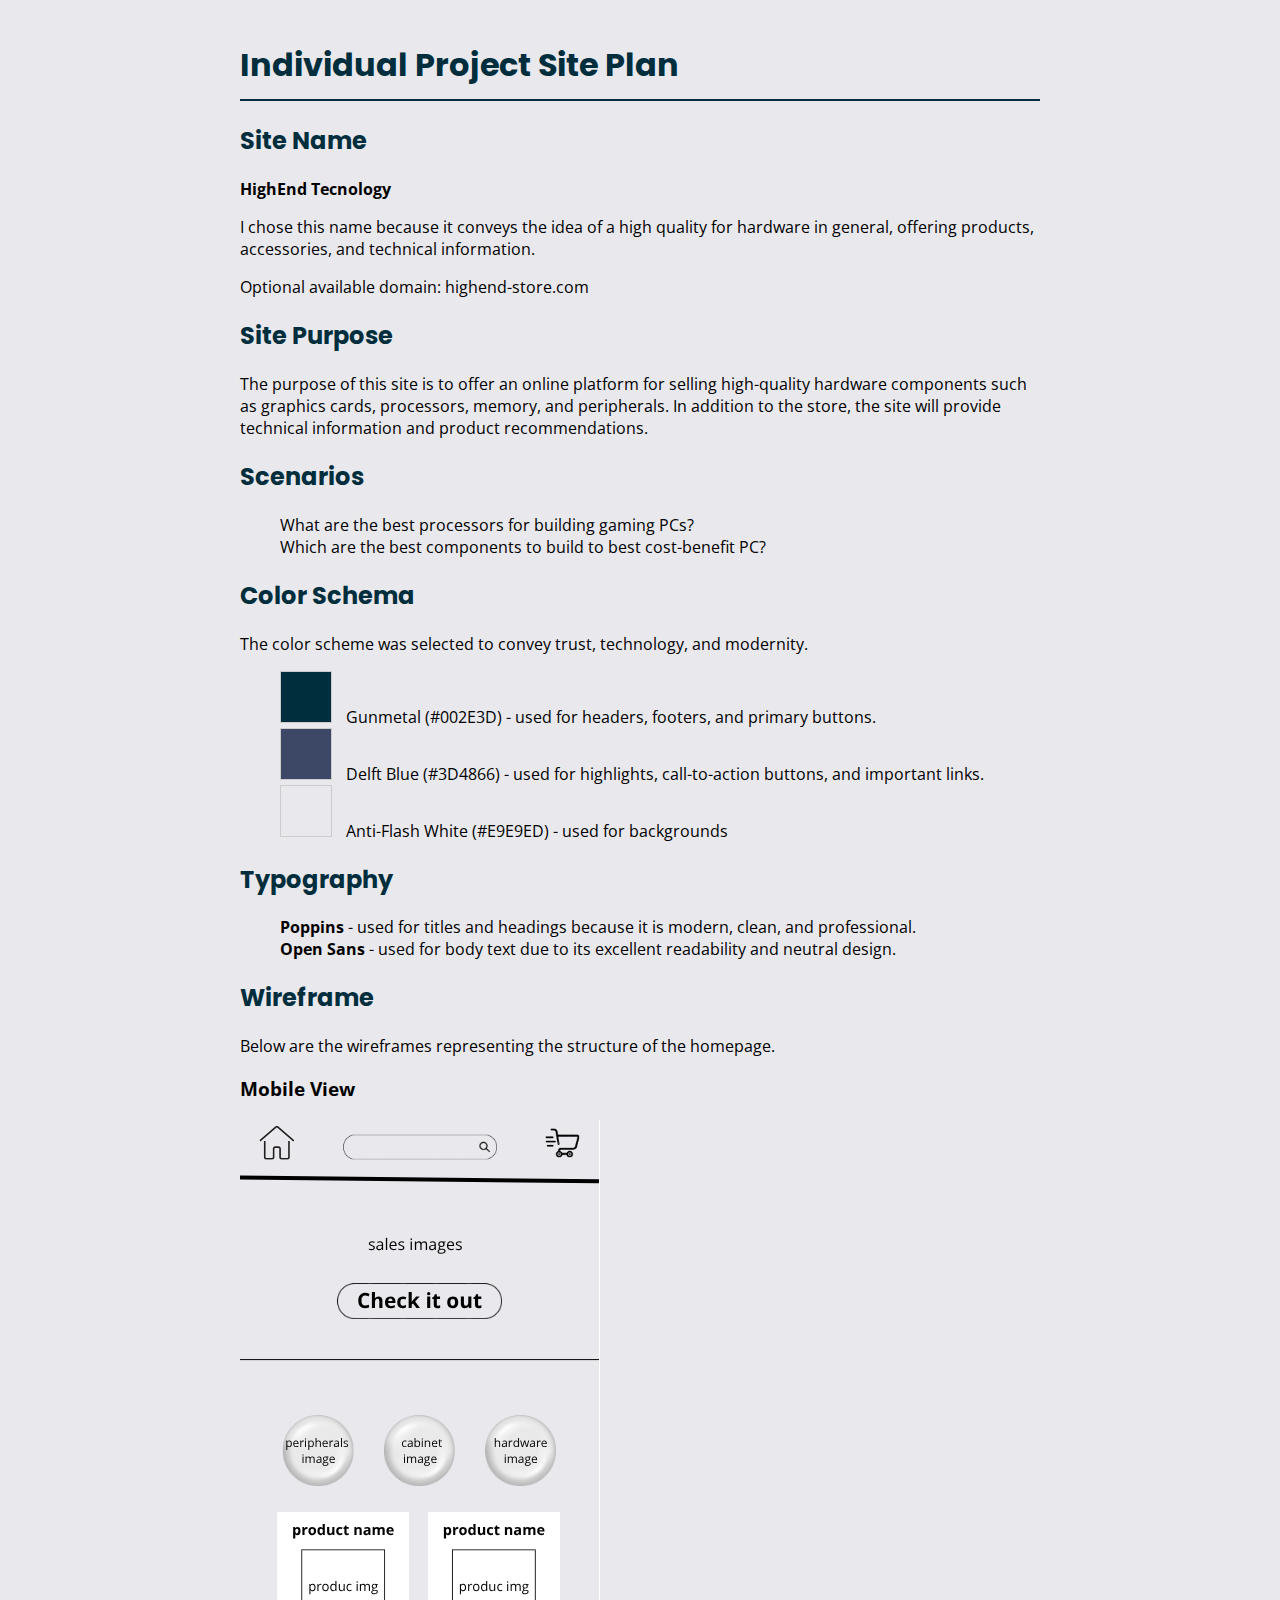
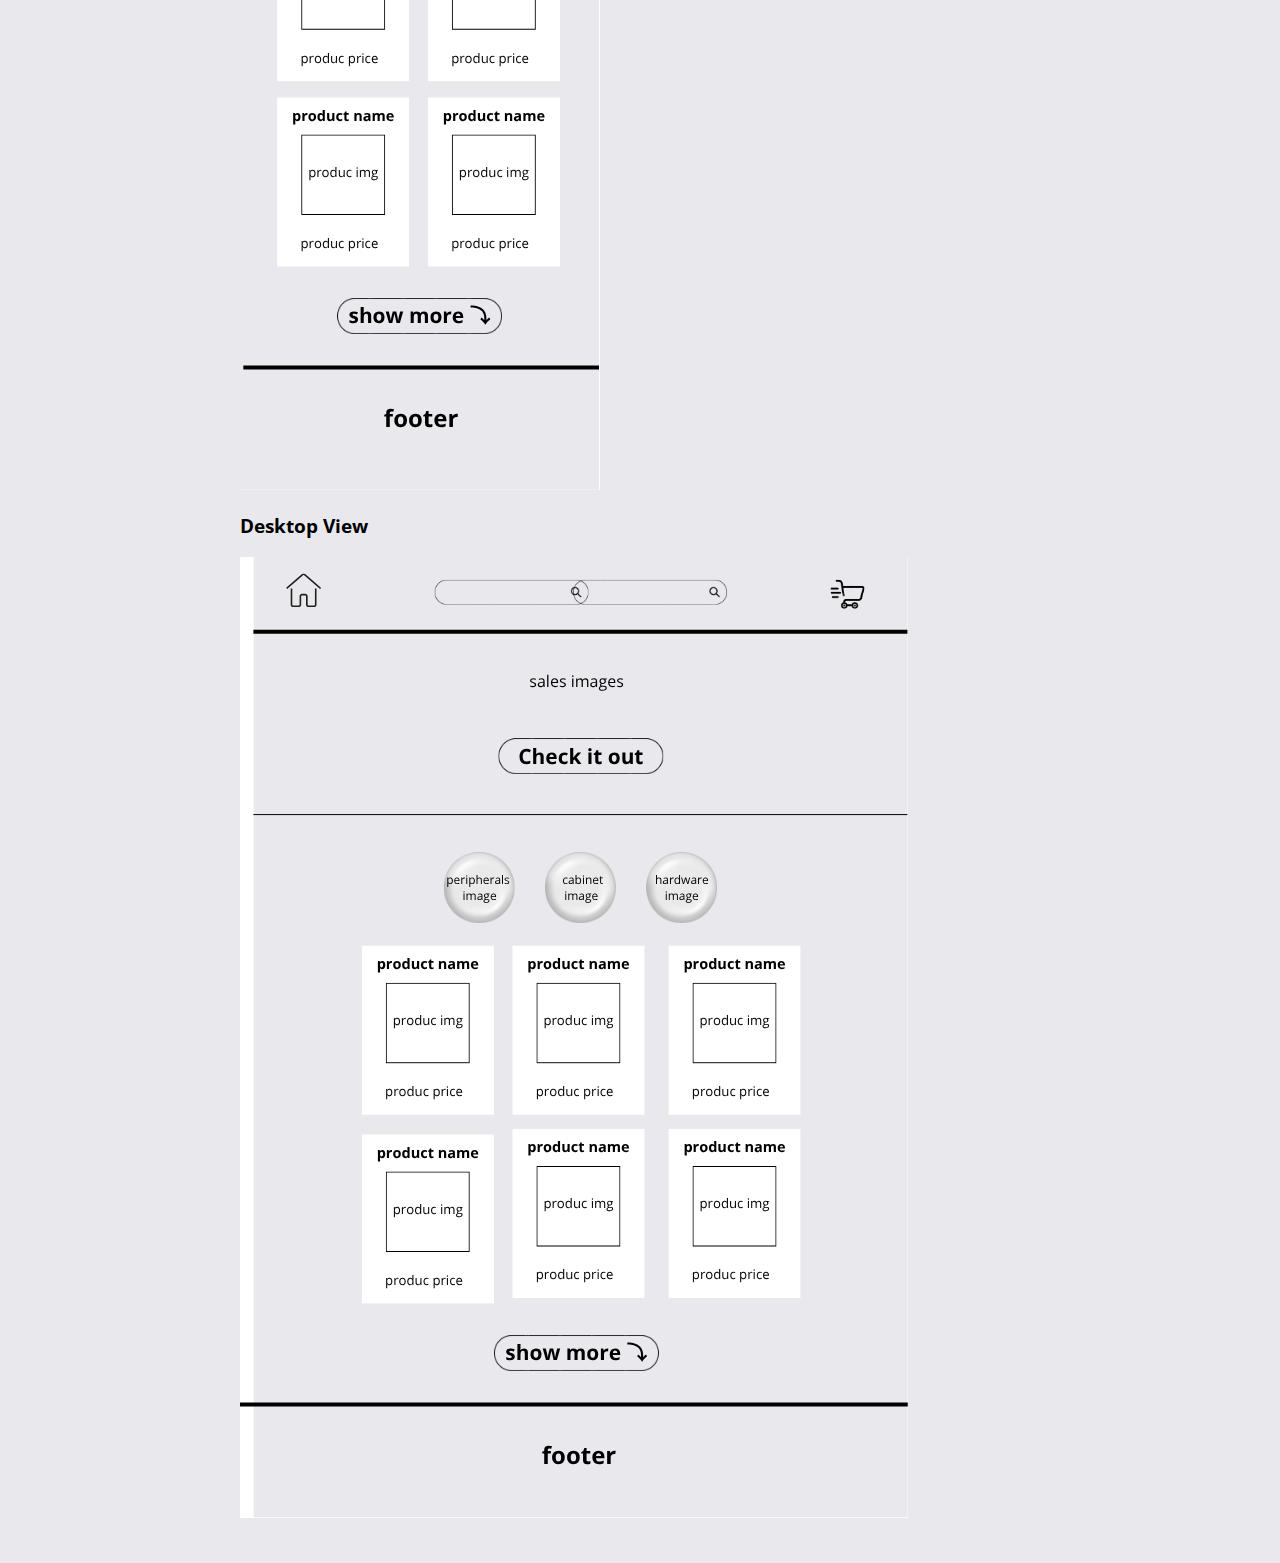
<file: final/site_plan.html>
<!DOCTYPE html>
<html lang="en">
<head>
   <meta charset="UTF-8">
   <meta name="viewport" content="width=device-width, initial-scale=1">
   <title>Highend Tecnology - Site Plan</title>
   <link href="https://fonts.googleapis.com/css2?family=Open+Sans&family=Poppins:wght@600&display=swap" rel="stylesheet">
   <link rel="stylesheet" href="styles/site_plan.css">
</head>
<body>

   <h1>Individual Project Site Plan</h1>

   <section>
      <h2>Site Name</h2>
      <p><strong>HighEnd Tecnology</strong></p>
      <p>I chose this name because it conveys the idea of a high quality for hardware in general, offering products, accessories, and technical information.</p>
      <p>Optional available domain: highend-store.com</p>
   </section>

   <section>
      <h2>Site Purpose</h2>
      <p>The purpose of this site is to offer an online platform for selling high-quality hardware components such as graphics cards, processors, memory, and peripherals. In addition to the store, the site will provide technical information and product recommendations.</p>
   </section>

   <section>
      <h2>Scenarios</h2>
      <ul>
         <li>What are the best processors for building gaming PCs?</li>
         <li>Which are the best components to build to best cost-benefit PC?</li>
      </ul>
   </section>

   <section>
      <h2>Color Schema</h2>
      <p>The color scheme was selected to convey trust, technology, and modernity.</p>
      <ul>
         <li><span class="color-sample" style="background-color: #002E3D;"></span> Gunmetal (#002E3D) - used for headers, footers, and primary buttons.</li>
         <li><span class="color-sample" style="background-color: #3D4866;"></span> Delft Blue (#3D4866) - used for highlights, call-to-action buttons, and important links.</li>
         <li><span class="color-sample" style="background-color: #E9E9ED;"></span> Anti-Flash White (#E9E9ED) - used for backgrounds</li>
      </ul>
   </section>

   <section>
      <h2>Typography</h2>
      <ul>
         <li><strong>Poppins</strong> - used for titles and headings because it is modern, clean, and professional.</li>
         <li><strong>Open Sans</strong> - used for body text due to its excellent readability and neutral design.</li>
      </ul>
   </section>

   <section>
      <h2>Wireframe</h2>
      <p>Below are the wireframes representing the structure of the homepage.</p>

      <h3>Mobile View</h3>
      <img src="images/mobile_view.png" alt="Mobile Wireframe">

      <h3>Desktop View</h3>
      <img src="images/desktop_view.png" alt="Desktop Wireframe">
   </section>

</body>
</html>
</file>
<file: styles/small.css>
:root {
   --primary-color: #164E70;
   --secondary-color: #2D6A8C;
}

* {
   padding: 0px;
   margin: 0px;
   font-weight: 400;
   font-size: 25px;
   text-decoration: none;
   color: black;
   font-family: "Inter", sans-serif;
}

/* ============ HEADER ============ */
header {
   background-color: var(--primary-color);
}
#profile {
   display: flex;
   flex-direction: row-reverse;
   justify-content: start;
}
header img {
   width: 100px;
   margin: 20px;
}
header h1 {
   align-self: center;
   color: white;
   font-weight: 600;
   font-size: 30px;
}
#menu-btn {
   position: absolute;
   top: 20px;
   right: 20px;
   font-size: 24px;
   background: none;
   border: none;
   color: white;
   font-size: 30px;
}
.hidden {
   display: none;
}
header nav {
   display: block;
}
header a {
   display: block;
   text-align: center;
   color: white;
   padding: 10px;
}
@media (max-width: 768px) {
   #menu a:nth-child(odd) {
      background-color: var(--secondary-color);
   }
}


/* ============ MAIN ============ */
main {
   padding: 0px 20px ;
}
main h2 {
   color: var(--secondary-color);
   font-size: 30px;
   margin-top: 10px;
}
.window {
   box-shadow: 5px 5px 10px rgba(0, 0, 0, 0.5);
   margin-bottom: 10px;
   border-radius: 10px;
}
.window h3 {
   background-color: var(--primary-color);
   color: white;
   text-align: center;
   padding: 10px;
   font-weight: 600;
   border-radius: 10px 10px 0px 0px;
}
.window ul {
   padding: 10px;
}
.window li {
   margin-left: 40px;
   margin-bottom: 10px;
}
.window figure {
   margin: 10px auto;
   width: 250px;
   text-align: center;
}
.window img {
   width: 250px;
   height: 200px;
   object-fit: cover;
   object-position: right;
}

#buttons {
   display: flex;
   padding: 10px;
   justify-content: center;
   border-bottom: 1px solid black;
}
#buttons button {
   background-color: black;
   color: white;
   padding: 5px;
   width: 100%;
   max-width: 200px;
   margin: 5px;
   font-size: 20px;
   border-radius: 10px;
}
#course-subject {
   display: flex;
   flex-wrap: wrap;
   justify-content: center;
}
#course-subject p {
   width: 100%;
   margin: 10px;
   padding: 10px;
   text-align: center;
   border: 2px solid gray;
   border-radius: 10px;
}

/* ============ FOOTER ============ */
footer {
   background-color: var(--primary-color);
   padding: 10px;
}
footer p, footer strong {
   color: white;
   font-size: 20px;
   text-align: center;
   
}
</file>
<file: styles/large.css>
:root {
   --primary-color: #164E70;
   --secondary-color: #2D6A8C;
}

@media (min-width: 768px) {
   #menu-btn {
      display: none;
   }
   .hidden {
      display: flex;
      justify-content: space-evenly;
   }
   header nav {
      background-color: black;
   }


   /* ============ MAIN ============ */
   main {
      display: grid;
      grid-template-columns: 2fr 1fr;
      column-gap: 10px;
   }
   main h2 {
      grid-column: 1 / 3;
   }
   main #course {
      grid-column: 1 / 2;
   }
   main #city {
      grid-column: 2 / 3;
   }
   main #certificate {
      grid-column: 1 / 3;
   }

   #buttons button {
      width: 20%;
   }
   #course-subject p {
      width: 25%;
   }

}
</file>
<file: final/styles/small.css>
:root {
   --primary-color: #1B4F8B;
   --secondary-color: #FFF275;
   --accent-color: #92BCEA;
}

* {
   margin: 0;
   padding: 0;
   box-sizing: border-box;
   font-family: "Inter", sans-serif;
}
button {
   cursor: pointer;
}

/* =============== HEADER =============== */
header {
   background-color: var(--accent-color);
   display: flex;
   flex-direction: column;
   align-items: center;
   justify-content: space-between;
   /* padding: 10px 0px; */
}

#header {
   display: flex;
   flex-direction: column;
   align-items: center;
}

#logo {
   width: 150px;
   margin-bottom: 10px;
}

#cartImg,
#search,
#menu-button {
   width: 30px;
   font-size: 30px;
}

@media (max-width: 768px) {
   header {
      padding: 10px 0px;
   }
}

#cartImg {
   position: absolute;
   top: 25px;
   right: 15px;
}
/* =============== CART =============== */
.cart {
   position: fixed;
   top: 0;
   right: 0;
   width: 80%;
   height: 100%;
   background-color: white;
   transform: translateX(100%);
   transition: transform 0.3s ease;
   z-index: 1000;
   padding: 1rem;
   overflow-y: auto; 
}

.cart.open {
   transform: translateX(0);
}

#openCartBtn {
   border: none;
   background-color: transparent;
   cursor: pointer;
}

#closeCartBtn {
   background-color: transparent;
   border: none;
   font-size: 24px;
   cursor: pointer;
   position: absolute;
   top: 15px;
   right: 25px;
}

.cart-item {
   display: grid;
   grid-template-columns: 1fr 1fr;
   margin: 15px 0px;
   gap: 10px;
}

.cart-item img {
   /* float: left; */
   width: 200px;
   /* margin-right: 10px; */
}
.cart-item button {
   grid-column: 2 / 3;
   border: none;
   padding: 5px 15px;
   background-color: var(--primary-color);
   color: white;
   font-size: 15px;
   border-radius: 10px;
}

/* =============== MENU BUTTON =============== */
#menu-button {
   position: absolute;
   top: 20px;
   left: 15px;
   background-color: transparent;
   border: none;
}

header form {
   display: flex;
   justify-content: center;
}

.input-container {
   position: relative;
   width: 100%;
}

.input-container input {
   height: 40px;
   padding: 0 120px 0 10px;
   font-size: 16px;
   border: 2px solid #ccc;
   border-radius: 8px;
}

.input-container button {
   position: absolute;
   top: 0;
   right: 0;
   height: 100%;
   padding: 0 10px;
   font-size: 16px;
   background-color: transparent;
   border: none;
   cursor: pointer;
   display: flex;
   align-items: center;
   justify-content: center;
}

/* =============== BANNER =============== */
#banner-container {
   display: flex;
   justify-content: center;
   align-items: center;
   background: #222;
}

.banner {
   overflow: hidden;
   border-radius: 10px;
   box-shadow: 0 0 20px rgba(0, 0, 0, 0.5);
}

.banner img {
   width: 100%;
   height: 100%;
   object-fit: cover;
   transition: opacity 0.5s ease-in-out;
}

/* =============== MENU =============== */
#menu {
   width: 100%;
   max-height: 0;
   overflow: hidden;
   background-color: var(--primary-color);
   transition: max-height 0.5s ease;
   position: relative;
}

#menu.show {
   max-height: 300px;
}

.menu-items {
   display: block;
   padding: 15px;
   color: white;
   text-align: center;
   text-decoration: none;
   font-size: 18px;
   /* border-bottom: 1px solid var(--accent-color); */
}


.menu-items:nth-child(even) {
   background-color: var(--accent-color);
}

/* =============== MAIN =============== */
main {
   padding: 15px;
}

main .button {
   border-radius: 100px;
   padding: 10px;
   border: none;
   box-shadow: 0 0 20px rgba(0, 0, 0, 0.5);
}

main .button img {
   width: 30px;
}

#department-links {
   display: flex;
   width: 70%;
   max-width: 300px;
   justify-content: space-between;
   margin: 30px auto;
}

#highlights button {
   border: none;
}

/* =============== FOOTER =============== */
footer {
   background-color: var(--primary-color);
   color: white;
   padding: 15px;
}

footer a {
   text-decoration: none;
   color: white;
   font-weight: bold;
}

footer p {
   margin: 10px 0px;
}

footer img {
   width: 80px;
   height: fit-content;
   margin: 20px 10px;
}

#social-media {
   display: flex;
   justify-content: center;
}
</file>
<file: final/styles/large.css>
@media (min-width: 768px) {
   #menu-button {
      display: none;
   }
   #menu {
      display: flex;
      justify-content: space-between;
      background-color: var(--accent-color);
      overflow: visible;
      max-width: 300px;
      max-height: 300px;
      position: relative;
   }
   .menu-items {
      display: inline;
      color: white;
      text-align: center;
      
   }
   .menu-items:nth-child(even) {
      background-color: transparent;
   }
   header form {
      margin-top: 15px;
   }
   #logo {
      position: absolute;
      top: 15px;
      left: 10px;
   }

   .cart {
      width: 30%;
   }

   footer {
      display: grid;
      grid-template-columns: 1fr 1fr 1fr;
   }
}
</file>
<file: URLSearchParams/styles/small.css>
*{box-sizing: border-box;}
html {
  -webkit-text-size-adjust: 100%; 
  -ms-text-size-adjust: 100%;
}

h1 {
  color: #3D405B;
}

form {
    margin: 1rem 2%;
  
    label {
      display: block;
      font-size: .8rem;
      color: purple;
      padding-top: .2rem;
    }
    h3 {
      font-size: .9rem;
      color: #E07A5F;
      margin: 1.5rem 0 .2rem 0;
      border-bottom: 1px solid #eee;
    }
  
    input[type=text],
    input[type=tel],
    input[type=date],
    input[type=email],
    select {
      display: block;
      margin: .1rem 0 1rem 0 ;
      padding: .3rem;
      border: 1px solid #999;
      border-radius: 4px;
      border-left-width: 5px;
      border-left-color:#555;
      font-size: 1rem;
      color: #3D405B;
      width: 250px;
    }
  
    input:required {border-left-color: #d70000;}
    input:focus {border-left-color: black; outline:none;}
    input:required:valid{border-left-color: green;}
  
    input[type=submit] {
      border: none;
      text-align: center;
      background-color: #3D405B;
      color: white;
      border-radius: 1rem;
      padding: .75rem 1.5rem;
      margin: 2rem 0;
      font-size: 1.2rem;
      -webkit-appearance: none;
      appearance: none;
    }
  }
  input:-webkit-autofill{
    -webkit-text-fill-color: #3D405B;
  }
  
  #results {
    background-color: #F4F1DE;
    padding: 0 1rem;
    border: 1px solid #E07A5F;
    border-radius: 6px;
  }
</file>
<file: URLSearchParams/styles/large.css>
@media only screen and (min-width: 38rem) {


} /*end media query*/
</file>
<file: styles/prophets.css>
* {
   padding: 0px;
   margin: 0px;
   color: #4D4D96;
   font-family: "inter", "sans-serif";
}
h1 {
   text-align: center;
   margin: 20px;
   font-size: 40px;
}
#cards {
   margin: 10px;
   box-shadow: 0 0 10px rgb(71, 71, 71);
   padding: 10px;
   display: flex;
   flex-wrap: wrap;
   justify-content: space-evenly;
}
#cards section {
   background-color: #B9B9CC;
   border: 1px solid #4D4D96;
   text-align: center;
   padding: 20px;
   margin-bottom: 20px;
   width: 20em;
}
#cards section h2 {
   font-size: 35px;
   margin-bottom: 10px;
}
#cards section p {
   color: black;
}
#cards section img {
   margin-top: 10px;
   box-shadow: 0 0 10px rgb(71, 71, 71);
}
</file>
<file: chamber/styles/small.css>
:root {
   --primary-color: #423E37;
   --secondary-color: #59A96A;
   --accent-color: #F9DEC9;
}
* {
   padding: 0;
   margin: 0;
   font-family: "Inter", sans-serif;
}

/* ============== HEADER ================= */
header {
   background-color: var(--primary-color);
   color: white;
}
#header {
   display: flex;
}

#iracema {
   width: 60px;
   margin: 10px;
}
#messejana {
   font-size: 15px;
   display: flex;
   flex-direction: column;
   align-items: center;
   justify-content: center;
   margin: 5px;
}
#messejana h2 {
   font-size: 30px;
}
header nav {
   display: grid;
   grid-template-rows: 0fr;
   transition: grid-template-rows 0.5s ease-out;
}
header ul {
   overflow: hidden;
}
header a {
   display: block;
   text-align: center;
   color: white;
   padding: 10px;
   text-decoration: none;
}
header li {
   list-style-type: none;
}
.open {
   grid-template-rows: 1fr;
}
#menu-btn {
   position: absolute;
   top: 12px;
   right: 20px;
   font-size: 40px;
   background: none;
   border: none;
   color: white;
}
#theme-button {
   width: 37px;
}

@media (max-width: 768px) {
   #theme-button {
      position: absolute;
      top: 20px;
      right: 65px;
   }

   #menu li:nth-child(odd) {
      background-color: var(--secondary-color);
   }
   #menu li:nth-child(odd) a {
      color: black;
   }
}

/* ============== MAIN ================= */

main {
   background-color: var(--accent-color);
   padding: 10px;
}

#view-buttons-container {
   display: flex;
   justify-content: center;
}
.view-buttons img {
   width: 30px;
}
.view-buttons {
   background: none;
   border: none;
   color: white;
   margin: 20px;
   padding: 10px;
   border: 3px solid var(--secondary-color);
   border-radius: 10px;
}
@media (max-width: 768px) {
   #view-buttons-container {
      display: none;
   }
   #title {
      justify-self: center;
      padding: 10px;
   }
}

.grid {
   display: flex;
   flex-wrap: wrap;
   justify-content: center;
}
.grid-card {
   display: flex;
   flex-direction: column;
   align-items: center;
   text-align: center;
   width: 350px;
   margin: 10px;
   padding: 10px;
   box-shadow: 1px 5px 20px rgba(0, 0, 0, 0.5);
}
.grid-card img {
   margin-bottom: 10px;
   width: 30%;
}
.grid-card p {
   margin: 5px 0px;
}
@media (max-width: 768px) {
   .grid-card {
      width: 70%;
   }
}

.list {
   font-size: 1rem;
   font-weight: 300;
   
}
.list-card {
   display: grid;
   grid-template-columns: 1fr 1fr 0.5fr 1fr;
   column-gap: 10px;
   padding: 20px;
   height: 70px;
}
.list-card:nth-child(odd) {
   background-color: #ffeada;
}

/* ================= FOOTER =============== */

footer {
   background-color: var(--primary-color);
   color: white;
   padding: 10px;
}
footer img {
   width: 80px;
   margin: 20px 10px;
}
#social-media {
   display: flex;
   justify-content: center;
}
</file>
<file: chamber/styles/large.css>
@media (min-width: 768px) {
   
   /* ============== HEADER =============== */

   header {
      display: grid;
      grid-template-columns: 1fr 1fr;
      align-items: end;
      padding: 0px 10%;
   }
   #menu-btn {
      display: none;
   }
   header ul {
      overflow: visible;
   }
   header nav {
      display: flex;
      justify-content: end;
      align-items: center;
      margin: 10px;
   }
   header ul {
      display: flex;
   }

   /* ============== MAIN ================= */

   main {
      padding: 10px 10%;
   }

   /* ============== FOOTER ================= */
   footer {
      padding: 10px 10%;
      display: flex;
      align-items: center;
      justify-content: space-between;
   }

}
</file>
<file: chamber/styles/discover-small.css>
#cards {
   display: flex;
   flex-direction: column;
   align-items: center;
   gap: 1rem;
}
#cards div {
   flex-direction: column;
   padding: 15px;
   box-shadow: 4px 4px 10px rgba(0, 0, 0, 0.3);
   border-radius: 10px;
   max-width: 700px;
}
@media (max-width: 640px) {
   #cards div {
      display: flex;
      max-width: 300px;
   }
}

#cards h2 {
   margin-bottom: 10px;
}
#cards p {
   margin-bottom: 20px;
}
#cards address {
   margin-bottom: 10px;
}
#cards button {
   background-color: var(--secondary-color);
   border: none;
   padding: 10px 20px;
   font-size: 16px;
   font-weight: 600;
   border-radius: 20px;
   margin-top: 10px;
   width: 100%;
}
</file>
<file: chamber/styles/discover-large.css>
@media (min-width: 1140px) {
   #cards {
   display: grid;
   grid-template-columns: 1fr 1fr;
   gap: 1rem;
   justify-self: center;
   }
   
   #cards div {
      min-height: 20rem;
      
   }
   #cards div figure {
      float: left;
      margin-right: 10px;
   }
}
@media (max-width: 1139px) and (min-width: 641px) {
   #cards div figure {
      float: left;
      margin-right: 10px;
   }
}
</file>
<file: chamber/styles/thankyou.css>
p{
   margin-bottom: 10px;
}
.thank-you-container {
   border: 1px solid black;
   padding: 10px;
   margin: 5% auto 15% auto;
   border-radius: 10px;
}
@media (min-width: 768px) {
   .thank-you-container {
      width: 50%;
   }
}
.info {
   display: flex;
   flex-direction: column;
}
</file>
<file: final/styles/department-small.css>
.item {
   display: grid;
   grid-template-columns: 1fr 1fr;
   gap: 15px;
   min-height: 250px;
   align-items: center;
   border: none;
   background-color: transparent;
}
.item h2 {
   font-size: 20px;
}
.item img {
   width: 100%;
}
.item p {
   margin: 10px 0px;
}
.price {
   font-size: 30px;
}
</file>
<file: final/styles/department-large.css>
@media (min-width: 768px) {
   main {
      padding: 0% 20%;
   }
   .item img {
      width: 50%;
   }
}
</file>
<file: final/styles/product-small.css>
#item h1 {
   font-size: 20px;
   margin: 20px 0px;
}

#info {
   display: flex;
   justify-content: space-between;
}
#item img {
   width: 100%;
}
#item h2 {
   margin: 15px 0px;
}
</file>
<file: final/styles/product-large.css>
@media (min-width: 768px) {
   main {
      display: grid;
      grid-template-columns: 1fr 1fr;
      margin: 0px 10%;
   }
   h1 {
      margin: 0px 15%;
   }
   #item {
      display: block;
   }
   #item img {
      margin: 0px 20px;
   }
   #item button {
      width: 200px;
   }
   
}
</file>
<file: final/styles/site_plan.css>
:root {
   --primary-color: #002E3D;
   --secondary-color: #3D4866;
   --accent-color: #E9E9ED;
}

body {
   font-family: 'Open Sans', sans-serif;
   background-color: var(--accent-color);
   /* color: var(--secondary-color); */
   padding: 20px;
   max-width: 800px;
   margin: auto;
}
h1, h2 {
   font-family: 'Poppins', sans-serif;
   color: var(--primary-color)
}
h1 {
   border-bottom: 2px solid var(--primary-color);
   padding-bottom: 10px;
}
section {
   margin-bottom: 20px;
}
.color-sample {
   display: inline-block;
   width: 50px;
   height: 50px;
   margin-right: 10px;
   border: 1px solid #ccc;
}
img {
   max-width: 100%;
   height: auto;
}
li {
   list-style: none;
}
</file>
